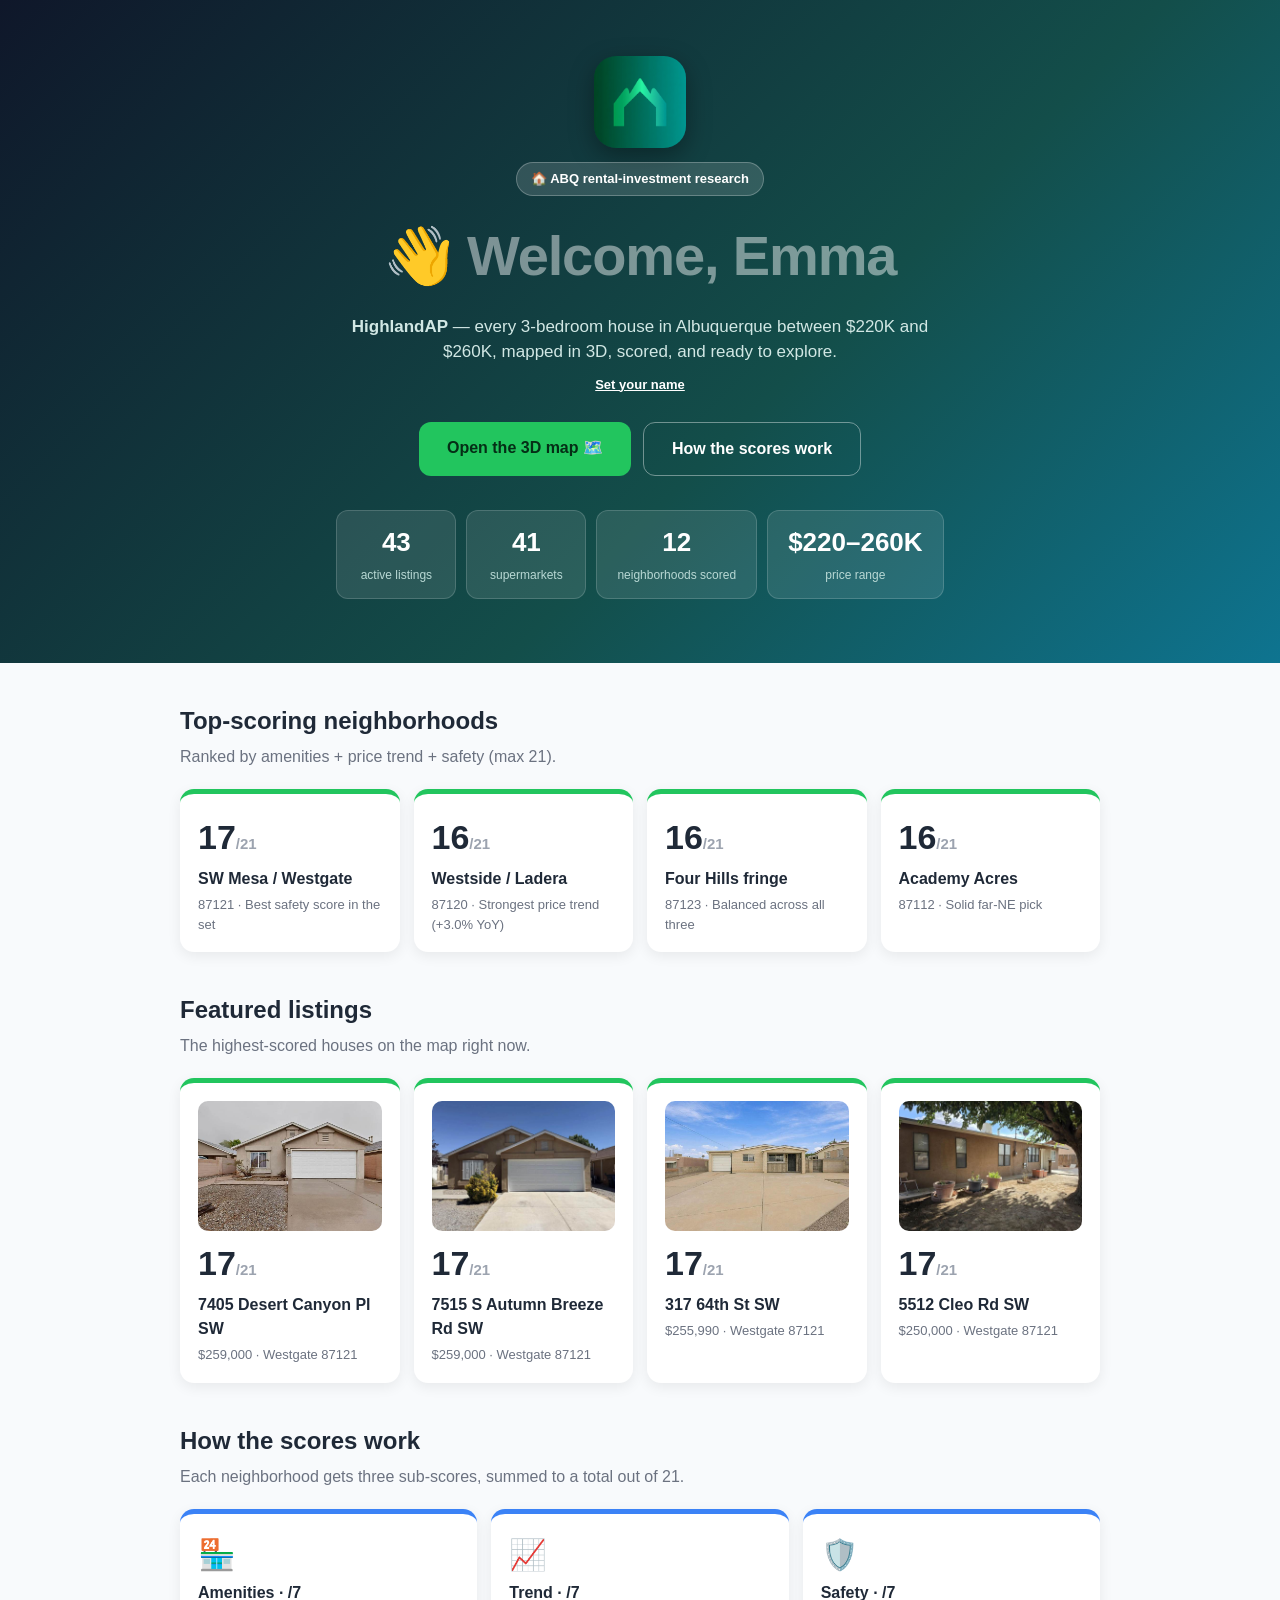
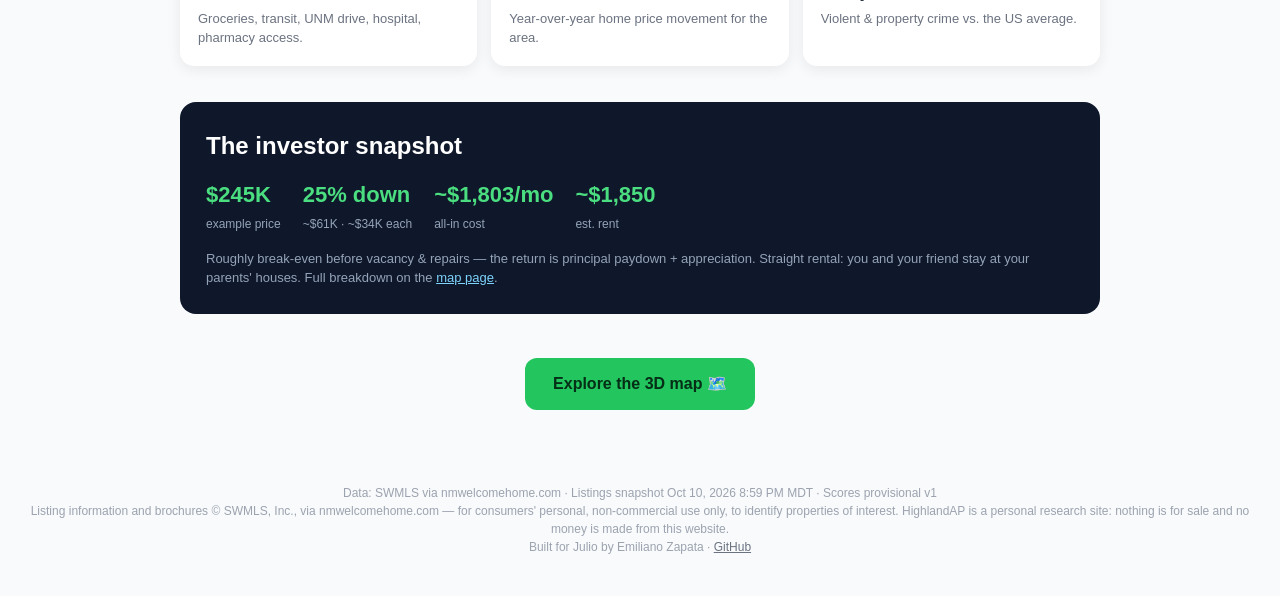
<file: index.html>
<!DOCTYPE html>
<html lang="en">
<head>
<meta charset="UTF-8">
<meta name="viewport" content="width=device-width, initial-scale=1.0">
<title>HighlandAP — Julio's ABQ Investment Map</title>
<link rel="icon" type="image/png" href="logo.png">
<meta property="og:type" content="website">
<meta property="og:title" content="HighlandAP — ABQ Investment Map">
<meta property="og:description" content="43 homes $220K–$260K on an interactive 3D map, with photos, scores and neighborhood reports.">
<meta property="og:image" content="https://juliodrojas.github.io/abq-house-map/og-image.png">
<meta name="twitter:card" content="summary_large_image">
<meta name="twitter:image" content="https://juliodrojas.github.io/abq-house-map/og-image.png">
<style>
*{box-sizing:border-box;margin:0;padding:0}
body{font-family:-apple-system,BlinkMacSystemFont,"Segoe UI",Roboto,sans-serif;color:#1f2937;background:#f8fafc;line-height:1.5}
.hero{background:linear-gradient(135deg,#0f172a 0%,#134e4a 60%,#0e7490 100%);color:#fff;padding:56px 20px 64px;text-align:center}
.badge{display:inline-block;background:rgba(255,255,255,.14);border:1px solid rgba(255,255,255,.25);
  padding:6px 14px;border-radius:999px;font-size:13px;font-weight:600;margin-bottom:18px}
.hero h1{font-size:clamp(34px,7vw,56px);font-weight:800;letter-spacing:-.02em}
.hero h1 .wave{display:inline-block}
#greet-text{display:inline-block;transition:opacity .25s}
#greet-text.cycling{opacity:.45}
.hero p.sub{margin:16px auto 0;max-width:620px;font-size:17px;color:#d1e7e4}
.cta-row{margin-top:28px;display:flex;gap:12px;justify-content:center;flex-wrap:wrap}
.btn{display:inline-block;padding:14px 28px;border-radius:12px;font-size:16px;font-weight:700;text-decoration:none}
.btn.primary{background:#22c55e;color:#052e16}
.btn.primary:hover{background:#16a34a}
.btn.ghost{border:1.5px solid rgba(255,255,255,.4);color:#fff}
.stats{display:flex;gap:10px;justify-content:center;flex-wrap:wrap;margin-top:34px}
.stat{background:rgba(255,255,255,.1);border:1px solid rgba(255,255,255,.16);border-radius:12px;padding:12px 20px;min-width:120px}
.stat b{display:block;font-size:26px}
.stat span{font-size:12px;color:#b8d8d4}
.wrap{max-width:960px;margin:0 auto;padding:40px 20px}
h2{font-size:24px;margin-bottom:6px}
.section-sub{color:#6b7280;margin-bottom:20px}
.cards{display:grid;grid-template-columns:repeat(auto-fit,minmax(210px,1fr));gap:14px}
.card{background:#fff;border-radius:14px;padding:18px;box-shadow:0 4px 14px rgba(0,0,0,.07);border-top:5px solid #eab308}
.card.top{border-top-color:#22c55e}
.card .score{font-size:34px;font-weight:800}
.card .score small{font-size:15px;color:#9ca3af;font-weight:600}
.card h3{font-size:16px;margin:4px 0}
.card p{font-size:13px;color:#6b7280}
.how{display:grid;grid-template-columns:repeat(auto-fit,minmax(220px,1fr));gap:14px;margin-top:8px}
.how .card{border-top-color:#3b82f6;text-align:left}
.how .ico{font-size:30px}
.math{background:#0f172a;color:#e2e8f0;border-radius:16px;padding:26px;margin-top:36px}
.math h2{color:#fff}
.math .nums{display:flex;gap:22px;flex-wrap:wrap;margin-top:14px}
.math .nums div b{display:block;font-size:22px;color:#4ade80}
.math .nums div span{font-size:12px;color:#94a3b8}
.math p.note{margin-top:14px;font-size:13px;color:#94a3b8}
.cta-final{text-align:center;margin:44px 0 10px}
footer{text-align:center;color:#9ca3af;font-size:12px;padding:24px 20px 40px}
footer a{color:#6b7280}
</style>
</head>
<body>
<div class="hero">
  <img src="logo.png" alt="HighlandAP logo" style="display:block;width:92px;height:92px;border-radius:22px;box-shadow:0 8px 24px rgba(0,0,0,.35);margin:0 auto 14px">
  <div class="badge">🏠 ABQ rental-investment research</div>
  <h1><span class="wave">👋</span> <span id="greet-text">Welcome</span></h1>
  <p class="sub"><strong>HighlandAP</strong> — every 3-bedroom house in Albuquerque between
  $220K and $260K, mapped in 3D, scored, and ready to explore.</p>
  <p style="margin-top:10px;font-size:13px;color:#9fd8d2"><span id="who-wrap" style="display:none">Not <span id="who"></span>? </span><a href="#" id="set-name" style="color:#fff;font-weight:700">Set your name</a></p>
  <div class="cta-row">
    <a class="btn primary" href="map.html">Open the 3D map 🗺️</a>
    <a class="btn ghost" href="#scores">How the scores work</a>
  </div>
  <div class="stats">
    <div class="stat"><b>43</b><span>active listings</span></div>
    <div class="stat"><b>41</b><span>supermarkets</span></div>
    <div class="stat"><b>12</b><span>neighborhoods scored</span></div>
    <div class="stat"><b>$220–260K</b><span>price range</span></div>
  </div>
</div>

<div class="wrap">
  <h2>Top-scoring neighborhoods</h2>
  <p class="section-sub">Ranked by amenities + price trend + safety (max 21).</p>
  <div class="cards">
    <div class="card top"><div class="score">17<small>/21</small></div><h3>SW Mesa / Westgate</h3><p>87121 · Best safety score in the set</p></div>
    <div class="card top"><div class="score">16<small>/21</small></div><h3>Westside / Ladera</h3><p>87120 · Strongest price trend (+3.0% YoY)</p></div>
    <div class="card top"><div class="score">16<small>/21</small></div><h3>Four Hills fringe</h3><p>87123 · Balanced across all three</p></div>
    <div class="card top"><div class="score">16<small>/21</small></div><h3>Academy Acres</h3><p>87112 · Solid far-NE pick</p></div>
  </div>

  <h2 style="margin-top:40px">Featured listings</h2>
  <p class="section-sub">The highest-scored houses on the map right now.</p>
  <div class="cards">
    <a class="card top" style="text-decoration:none;color:inherit;display:block" href="map.html"><img src="photos/1111209-1.jpg" alt="7405 Desert Canyon Place SW" style="width:100%;height:130px;object-fit:cover;border-radius:10px"><div class="score">17<small>/21</small></div><h3>7405 Desert Canyon Pl SW</h3><p>$259,000 · Westgate 87121</p></a>
    <a class="card top" style="text-decoration:none;color:inherit;display:block" href="map.html"><img src="photos/1103992-1.jpg" alt="7515 S Autumn Breeze Road SW" style="width:100%;height:130px;object-fit:cover;border-radius:10px"><div class="score">17<small>/21</small></div><h3>7515 S Autumn Breeze Rd SW</h3><p>$259,000 · Westgate 87121</p></a>
    <a class="card top" style="text-decoration:none;color:inherit;display:block" href="map.html"><img src="photos/1111705-1.jpg" alt="317 64th Street SW" style="width:100%;height:130px;object-fit:cover;border-radius:10px"><div class="score">17<small>/21</small></div><h3>317 64th St SW</h3><p>$255,990 · Westgate 87121</p></a>
    <a class="card top" style="text-decoration:none;color:inherit;display:block" href="map.html"><img src="photos/1110527-1.jpg" alt="5512 Cleo Road SW" style="width:100%;height:130px;object-fit:cover;border-radius:10px"><div class="score">17<small>/21</small></div><h3>5512 Cleo Rd SW</h3><p>$250,000 · Westgate 87121</p></a>
  </div>

  <h2 id="scores" style="margin-top:40px">How the scores work</h2>
  <p class="section-sub">Each neighborhood gets three sub-scores, summed to a total out of 21.</p>
  <div class="how">
    <div class="card"><div class="ico">🏪</div><h3>Amenities · /7</h3><p>Groceries, transit, UNM drive, hospital, pharmacy access.</p></div>
    <div class="card"><div class="ico">📈</div><h3>Trend · /7</h3><p>Year-over-year home price movement for the area.</p></div>
    <div class="card"><div class="ico">🛡️</div><h3>Safety · /7</h3><p>Violent &amp; property crime vs. the US average.</p></div>
  </div>

  <div class="math">
    <h2>The investor snapshot</h2>
    <div class="nums">
      <div><b>$245K</b><span>example price</span></div>
      <div><b>25% down</b><span>~$61K · ~$34K each</span></div>
      <div><b>~$1,803/mo</b><span>all-in cost</span></div>
      <div><b>~$1,850</b><span>est. rent</span></div>
    </div>
    <p class="note">Roughly break-even before vacancy &amp; repairs — the return is principal paydown + appreciation.
    Straight rental: you and your friend stay at your parents' houses. Full breakdown on the
    <a href="map.html" style="color:#7dd3fc">map page</a>.</p>
  </div>

  <div class="cta-final">
    <a class="btn primary" href="map.html">Explore the 3D map 🗺️</a>
  </div>
</div>

<footer>
  Data: SWMLS via nmwelcomehome.com · Listings snapshot Oct 10, 2026 8:59 PM MDT · Scores provisional v1<br>
  Listing information and brochures © SWMLS, Inc., via nmwelcomehome.com — for consumers' personal,
  non-commercial use only, to identify properties of interest. HighlandAP is a personal research site:
  nothing is for sale and no money is made from this website.<br>
  Built for Julio by Emiliano Zapata · <a href="https://github.com/juliodrojas/abq-house-map">GitHub</a>
</footer>
<script>
(function () {
  function clean(n) { return (n || "").trim().slice(0, 24); }
  var target = (function () {
    var q = clean(new URLSearchParams(location.search).get("name"));
    if (q) { try { localStorage.setItem("hap_name", q); } catch (e) {} return q; }
    try { return clean(localStorage.getItem("hap_name")); } catch (e) { return ""; }
  })();
  var samples = ["Noah", "Mia", "Mateo", "Camila", "Ezekiel", "Emma", "Santiago", "Sophia", "Elijah", "Olivia", "Sebastian", "Isabella"]
    .filter(function (s) { return s.toLowerCase() !== target.toLowerCase(); });

  var greetEl = document.getElementById("greet-text");
  var whoWrap = document.getElementById("who-wrap");
  var whoEl = document.getElementById("who");

  function setWho() {
    if (target) { whoWrap.style.display = ""; whoEl.textContent = target; }
    else { whoWrap.style.display = "none"; }
  }
  function finale() {
    greetEl.textContent = target ? "Welcome, " + target : "Welcome to Albuquerque";
    greetEl.classList.remove("cycling");
    setWho();
  }
  function animate() {
    var i = 0;
    greetEl.classList.add("cycling");
    setWho();
    var t = setInterval(function () {
      if (i < samples.length) { greetEl.textContent = "Welcome, " + samples[i]; i++; }
      else { clearInterval(t); finale(); }
    }, 250);
  }
  document.getElementById("set-name").onclick = function (e) {
    e.preventDefault();
    var n = clean(prompt("Your name:", target || ""));
    if (n) { target = n; try { localStorage.setItem("hap_name", n); } catch (e) {} animate(); }
  };
  animate();
})();
</script>
</body>
</html>
</file>
